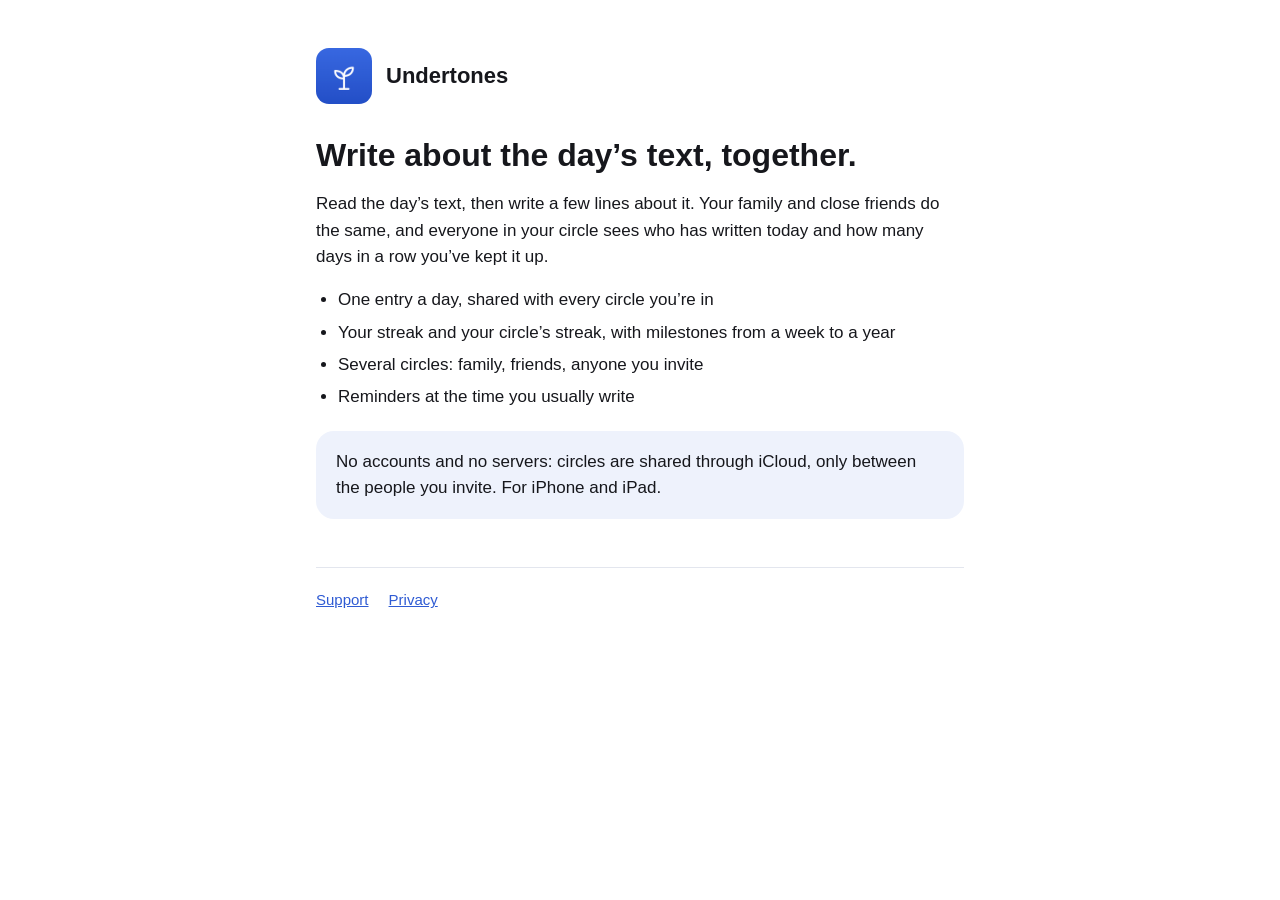
<file: index.html>
<!doctype html>
<html lang="en">
<head>
<meta charset="utf-8">
<meta name="viewport" content="width=device-width, initial-scale=1">
<title>Undertones</title>
<meta name="description" content="Write about the day's text with family and close friends, and keep a streak together.">
<link rel="icon" href="icon.png">
<link rel="stylesheet" href="style.css">
</head>
<body>
<main>
  <header><img src="icon.png" alt=""><span class="name">Undertones</span></header>

  <h1>Write about the day’s text, together.</h1>
  <p>Read the day’s text, then write a few lines about it. Your family and close friends do the same, and everyone in
  your circle sees who has written today and how many days in a row you’ve kept it up.</p>

  <ul>
    <li>One entry a day, shared with every circle you’re in</li>
    <li>Your streak and your circle’s streak, with milestones from a week to a year</li>
    <li>Several circles: family, friends, anyone you invite</li>
    <li>Reminders at the time you usually write</li>
  </ul>

  <div class="card"><p>No accounts and no servers: circles are shared through iCloud, only between the people you
  invite. For iPhone and iPad.</p></div>

  <nav><a href="support.html">Support</a><a href="privacy.html">Privacy</a></nav>
</main>
</body>
</html>
</file>
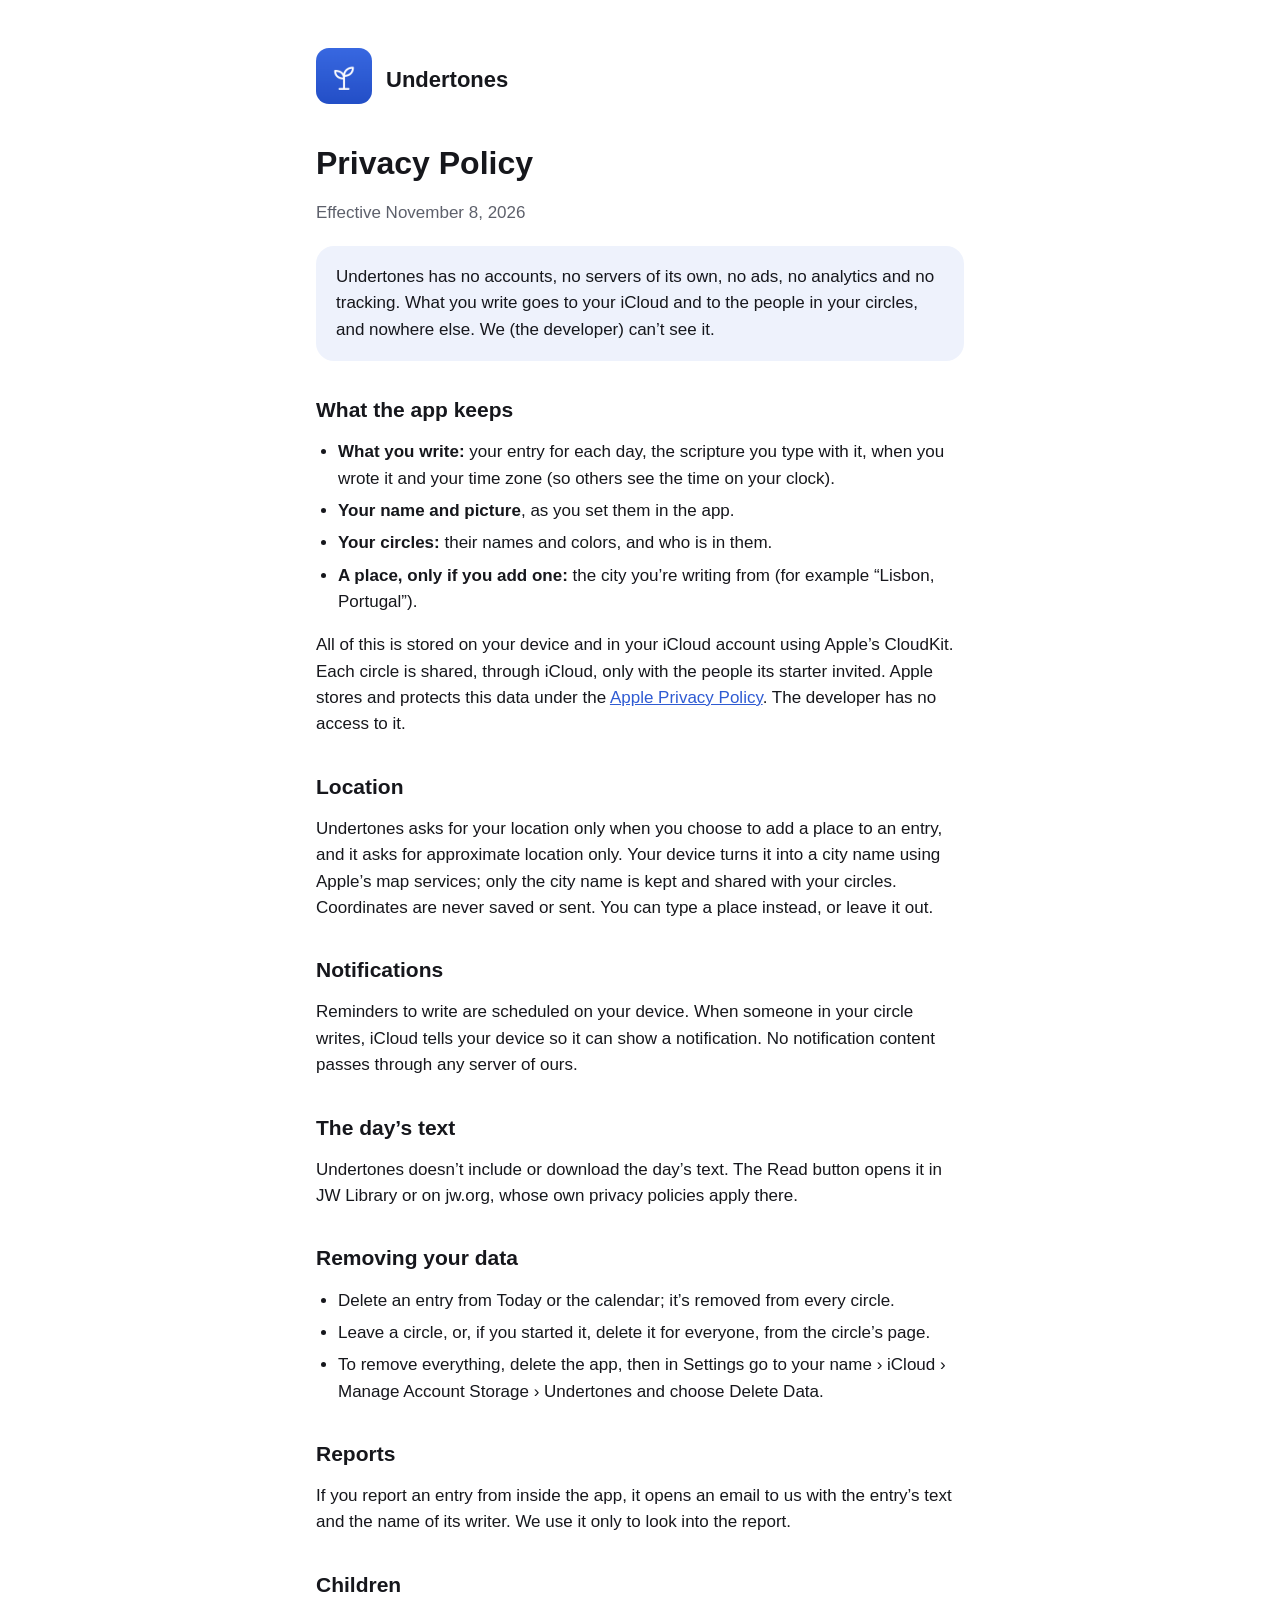
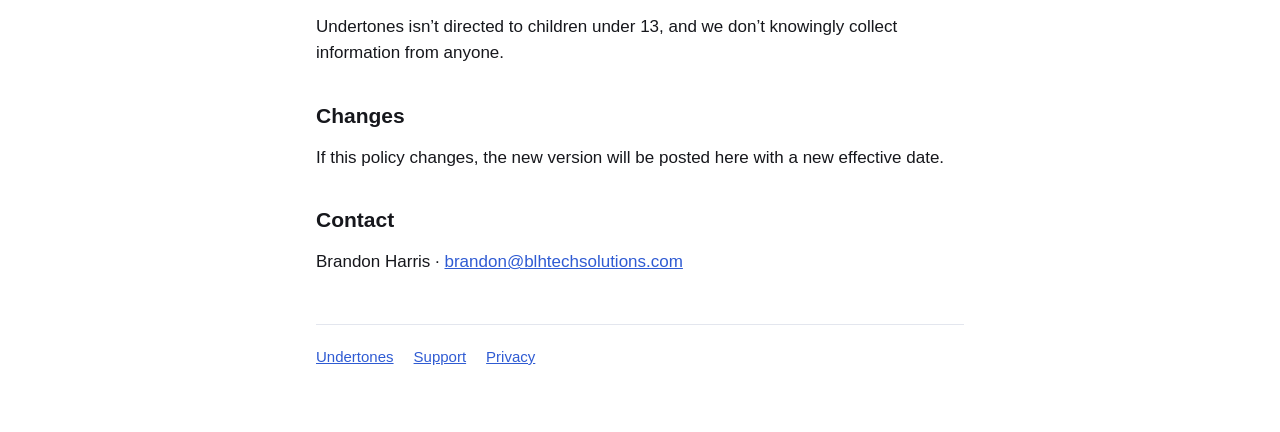
<file: privacy.html>
<!doctype html>
<html lang="en">
<head>
<meta charset="utf-8">
<meta name="viewport" content="width=device-width, initial-scale=1">
<title>Undertones Privacy</title>
<meta name="description" content="Privacy policy for Undertones, the iPhone and iPad app for writing about the day's text with family and friends.">
<link rel="icon" href="icon.png">
<link rel="stylesheet" href="style.css">
</head>
<body>
<main>
  <header><a href="./"><img src="icon.png" alt=""></a><a class="name" href="./">Undertones</a></header>

  <h1>Privacy Policy</h1>
  <p class="muted">Effective November 8, 2026</p>

  <div class="card"><p>Undertones has no accounts, no servers of its own, no ads, no analytics and no tracking. What you write
  goes to your iCloud and to the people in your circles, and nowhere else. We (the developer) can’t see it.</p></div>

  <h2>What the app keeps</h2>
  <ul>
    <li><strong>What you write:</strong> your entry for each day, the scripture you type with it, when you wrote it and your time zone (so others see the time on your clock).</li>
    <li><strong>Your name and picture</strong>, as you set them in the app.</li>
    <li><strong>Your circles:</strong> their names and colors, and who is in them.</li>
    <li><strong>A place, only if you add one:</strong> the city you’re writing from (for example “Lisbon, Portugal”).</li>
  </ul>
  <p>All of this is stored on your device and in your iCloud account using Apple’s CloudKit. Each circle is shared,
  through iCloud, only with the people its starter invited. Apple stores and protects this data under the
  <a href="https://www.apple.com/legal/privacy/">Apple Privacy Policy</a>. The developer has no access to it.</p>

  <h2>Location</h2>
  <p>Undertones asks for your location only when you choose to add a place to an entry, and it asks for approximate
  location only. Your device turns it into a city name using Apple’s map services; only the city name is kept and
  shared with your circles. Coordinates are never saved or sent. You can type a place instead, or leave it out.</p>

  <h2>Notifications</h2>
  <p>Reminders to write are scheduled on your device. When someone in your circle writes, iCloud tells your device so it
  can show a notification. No notification content passes through any server of ours.</p>

  <h2>The day’s text</h2>
  <p>Undertones doesn’t include or download the day’s text. The Read button opens it in JW Library or on jw.org, whose
  own privacy policies apply there.</p>

  <h2>Removing your data</h2>
  <ul>
    <li>Delete an entry from Today or the calendar; it’s removed from every circle.</li>
    <li>Leave a circle, or, if you started it, delete it for everyone, from the circle’s page.</li>
    <li>To remove everything, delete the app, then in Settings go to your name › iCloud › Manage Account Storage ›
      Undertones and choose Delete Data.</li>
  </ul>

  <h2>Reports</h2>
  <p>If you report an entry from inside the app, it opens an email to us with the entry’s text and the name of its
  writer. We use it only to look into the report.</p>

  <h2>Children</h2>
  <p>Undertones isn’t directed to children under 13, and we don’t knowingly collect information from anyone.</p>

  <h2>Changes</h2>
  <p>If this policy changes, the new version will be posted here with a new effective date.</p>

  <h2>Contact</h2>
  <p>Brandon Harris · <a href="mailto:brandon@blhtechsolutions.com">brandon@blhtechsolutions.com</a></p>

  <nav><a href="./">Undertones</a><a href="support.html">Support</a><a href="privacy.html">Privacy</a></nav>
</main>
</body>
</html>
</file>
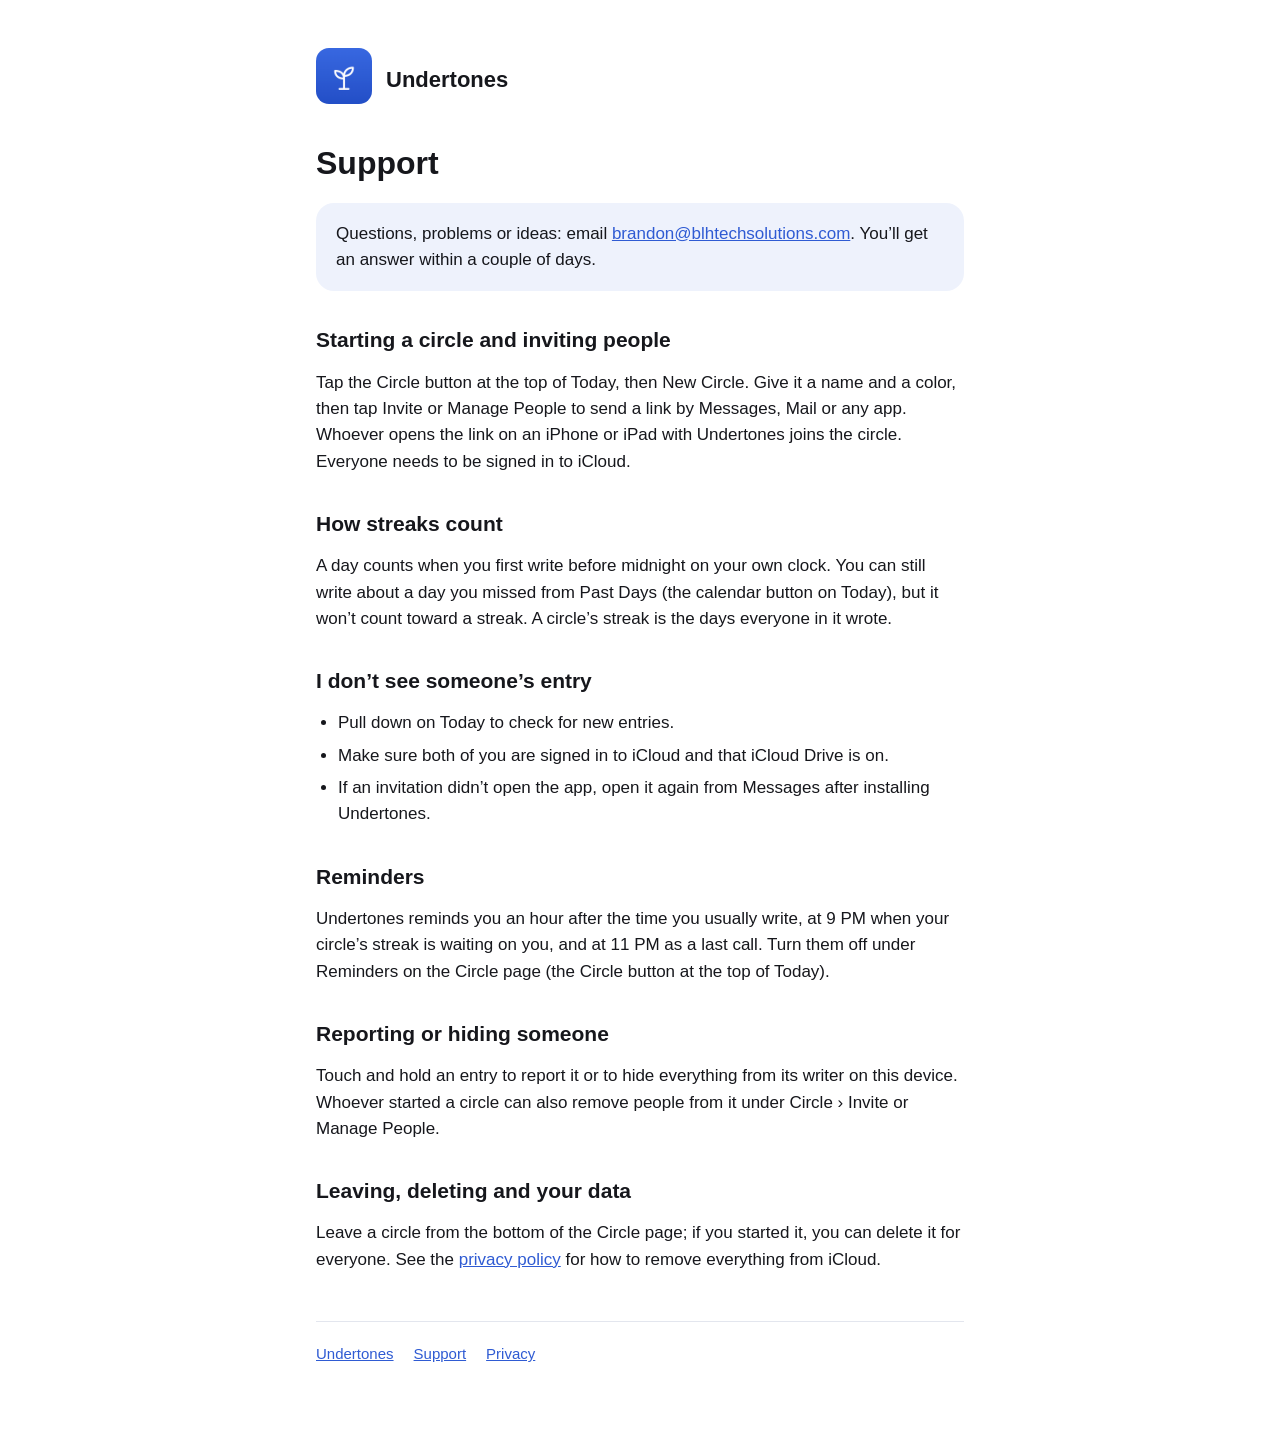
<file: support.html>
<!doctype html>
<html lang="en">
<head>
<meta charset="utf-8">
<meta name="viewport" content="width=device-width, initial-scale=1">
<title>Undertones Support</title>
<meta name="description" content="Help with Undertones: circles, invitations, streaks, reminders and contact.">
<link rel="icon" href="icon.png">
<link rel="stylesheet" href="style.css">
</head>
<body>
<main>
  <header><a href="./"><img src="icon.png" alt=""></a><a class="name" href="./">Undertones</a></header>

  <h1>Support</h1>
  <div class="card"><p>Questions, problems or ideas: email
  <a href="mailto:brandon@blhtechsolutions.com?subject=Text%20Circle">brandon@blhtechsolutions.com</a>.
  You’ll get an answer within a couple of days.</p></div>

  <h2>Starting a circle and inviting people</h2>
  <p>Tap the Circle button at the top of Today, then New Circle. Give it a name and a color, then tap Invite or Manage
  People to send a link by Messages, Mail or any app. Whoever opens the link on an iPhone or iPad with Undertones joins the circle.
  Everyone needs to be signed in to iCloud.</p>

  <h2>How streaks count</h2>
  <p>A day counts when you first write before midnight on your own clock. You can still write about a day you missed
  from Past Days (the calendar button on Today), but it won’t count toward a streak. A circle’s streak is the days everyone in it wrote.</p>

  <h2>I don’t see someone’s entry</h2>
  <ul>
    <li>Pull down on Today to check for new entries.</li>
    <li>Make sure both of you are signed in to iCloud and that iCloud Drive is on.</li>
    <li>If an invitation didn’t open the app, open it again from Messages after installing Undertones.</li>
  </ul>

  <h2>Reminders</h2>
  <p>Undertones reminds you an hour after the time you usually write, at 9 PM when your circle’s streak is waiting on
  you, and at 11 PM as a last call. Turn them off under Reminders on the Circle page (the Circle button at the top of Today).</p>

  <h2>Reporting or hiding someone</h2>
  <p>Touch and hold an entry to report it or to hide everything from its writer on this device. Whoever started a
  circle can also remove people from it under Circle › Invite or Manage People.</p>

  <h2>Leaving, deleting and your data</h2>
  <p>Leave a circle from the bottom of the Circle page; if you started it, you can delete it for everyone. See the
  <a href="privacy.html">privacy policy</a> for how to remove everything from iCloud.</p>

  <nav><a href="./">Undertones</a><a href="support.html">Support</a><a href="privacy.html">Privacy</a></nav>
</main>
</body>
</html>
</file>
<file: style.css>
:root {
  --ground: #ffffff;
  --text: #16171c;
  --muted: #5d606b;
  --accent: #2f5bd3;
  --card: #eef2fc;
  --rule: #e3e6ee;
}
@media (prefers-color-scheme: dark) {
  :root {
    --ground: #0e0f13;
    --text: #eceef3;
    --muted: #a0a4b0;
    --accent: #7c9bff;
    --card: #1a1e2b;
    --rule: #262a36;
  }
}
* { box-sizing: border-box; }
html { -webkit-text-size-adjust: 100%; }
body {
  margin: 0;
  background: var(--ground);
  color: var(--text);
  font: 17px/1.55 -apple-system, BlinkMacSystemFont, "SF Pro Text", "Helvetica Neue", Arial, sans-serif;
}
main { max-width: 680px; margin: 0 auto; padding: 48px 16px 64px; }
header { display: flex; align-items: center; gap: 14px; margin-bottom: 32px; }
header img { width: 56px; height: 56px; border-radius: 13px; }
header a { color: inherit; text-decoration: none; }
header .name { font: 600 22px/1.2 ui-rounded, "SF Pro Rounded", -apple-system, sans-serif; }
h1, h2 { font-family: ui-rounded, "SF Pro Rounded", -apple-system, sans-serif; line-height: 1.2; }
h1 { font-size: 32px; margin: 0 0 8px; }
h2 { font-size: 21px; margin: 36px 0 8px; }
p, li { color: var(--text); }
.muted { color: var(--muted); }
a { color: var(--accent); }
.card { background: var(--card); border-radius: 18px; padding: 18px 20px; margin: 20px 0; }
.card p { margin: 0; }
ul { padding-left: 22px; }
li { margin: 6px 0; }
nav { display: flex; gap: 20px; flex-wrap: wrap; margin-top: 48px; padding-top: 20px; border-top: 1px solid var(--rule); font-size: 15px; }
</file>
